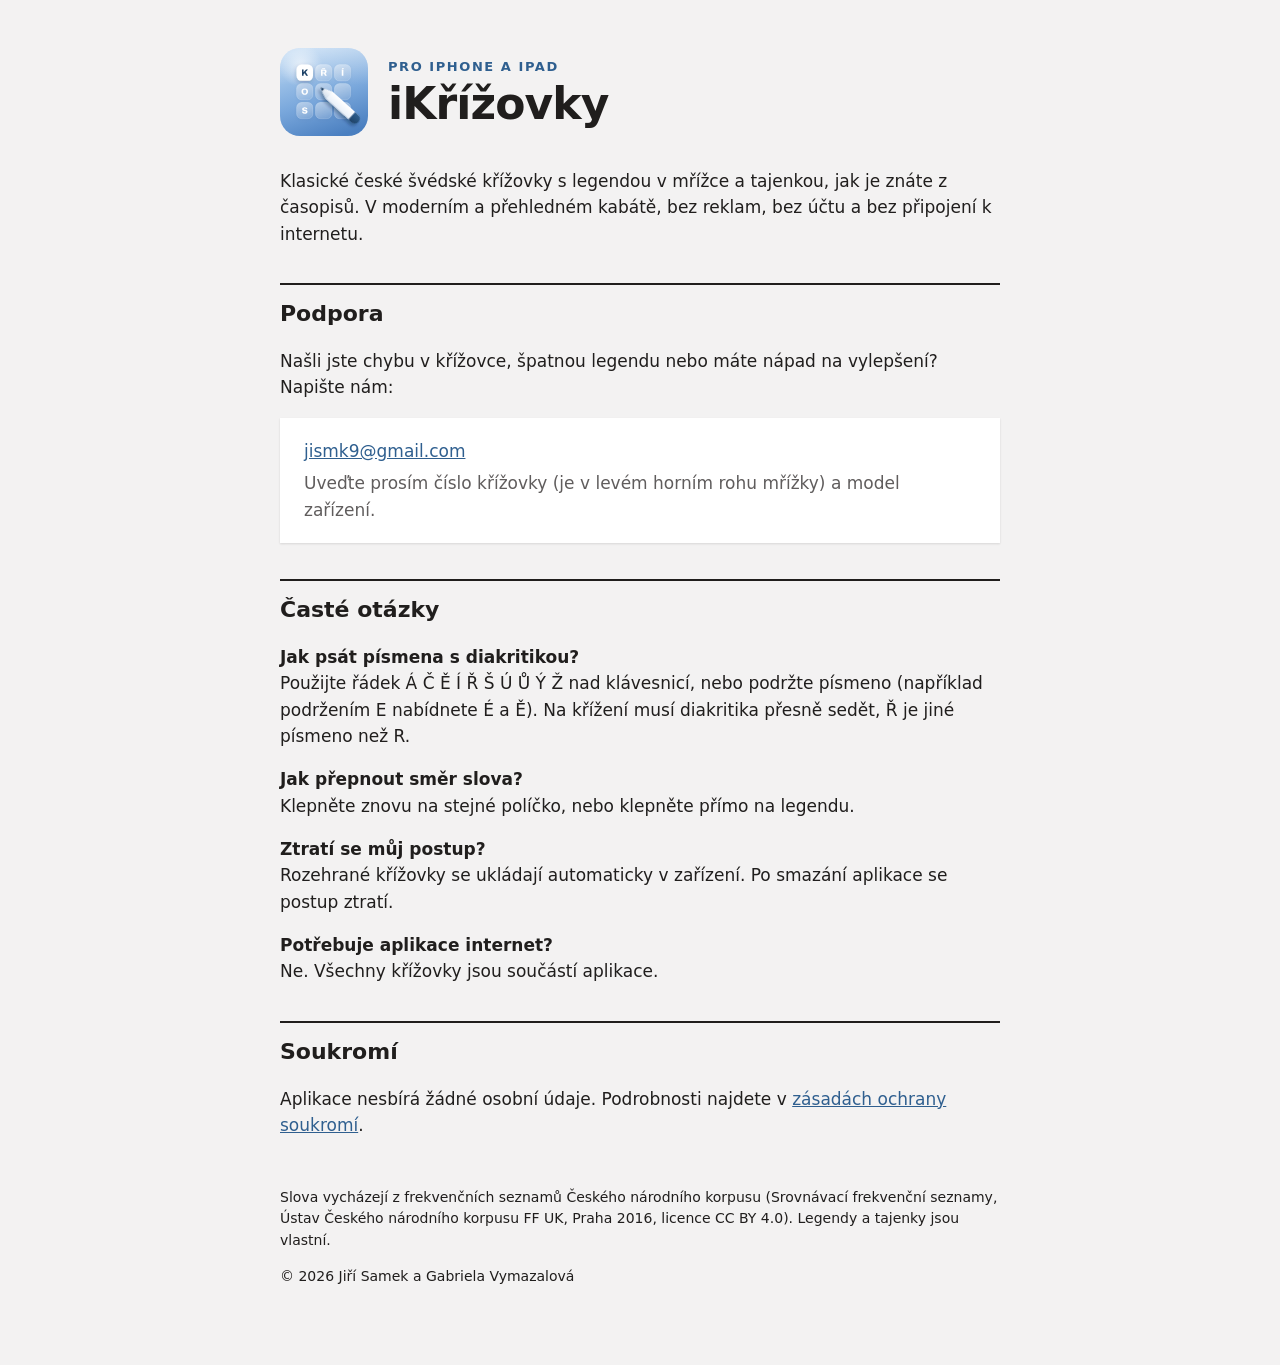
<file: index.html>
<!DOCTYPE html>
<html lang="cs">
<head>
  <meta charset="utf-8">
  <meta name="viewport" content="width=device-width, initial-scale=1">
  <title>iKřížovky: podpora</title>
  <meta name="description" content="iKřížovky: klasické české švédské křížovky s tajenkou pro iPhone a iPad.">
  <link rel="icon" href="ikona.svg" type="image/svg+xml">
  <link rel="stylesheet" href="styl.css">
</head>
<body>
<main>
  <header>
    <img src="ikona.svg" alt="Ikona aplikace iKřížovky">
    <div>
      <p class="kicker">Pro iPhone a iPad</p>
      <h1>iKřížovky</h1>
    </div>
  </header>

  <p>Klasické české švédské křížovky s legendou v mřížce a tajenkou, jak je znáte z časopisů. V moderním a přehledném kabátě, bez reklam, bez účtu a bez připojení k internetu.</p>

  <h2>Podpora</h2>
  <p>Našli jste chybu v křížovce, špatnou legendu nebo máte nápad na vylepšení? Napište nám:</p>
  <div class="card">
    <p style="margin:0"><a href="mailto:jismk9@gmail.com">jismk9@gmail.com</a></p>
    <p class="muted" style="margin:6px 0 0">Uveďte prosím číslo křížovky (je v levém horním rohu mřížky) a model zařízení.</p>
  </div>

  <h2>Časté otázky</h2>
  <p><strong>Jak psát písmena s diakritikou?</strong><br>
  Použijte řádek Á Č Ě Í Ř Š Ú Ů Ý Ž nad klávesnicí, nebo podržte písmeno (například podržením E nabídnete É a Ě). Na křížení musí diakritika přesně sedět, Ř je jiné písmeno než R.</p>
  <p><strong>Jak přepnout směr slova?</strong><br>
  Klepněte znovu na stejné políčko, nebo klepněte přímo na legendu.</p>
  <p><strong>Ztratí se můj postup?</strong><br>
  Rozehrané křížovky se ukládají automaticky v zařízení. Po smazání aplikace se postup ztratí.</p>
  <p><strong>Potřebuje aplikace internet?</strong><br>
  Ne. Všechny křížovky jsou součástí aplikace.</p>

  <h2>Soukromí</h2>
  <p>Aplikace nesbírá žádné osobní údaje. Podrobnosti najdete v <a href="soukromi.html">zásadách ochrany soukromí</a>.</p>

  <footer>
    <p>Slova vycházejí z frekvenčních seznamů Českého národního korpusu (Srovnávací frekvenční seznamy, Ústav Českého národního korpusu FF UK, Praha 2016, licence CC BY 4.0). Legendy a tajenky jsou vlastní.</p>
    <p>© 2026 Jiří Samek a Gabriela Vymazalová</p>
  </footer>
</main>
</body>
</html>
</file>
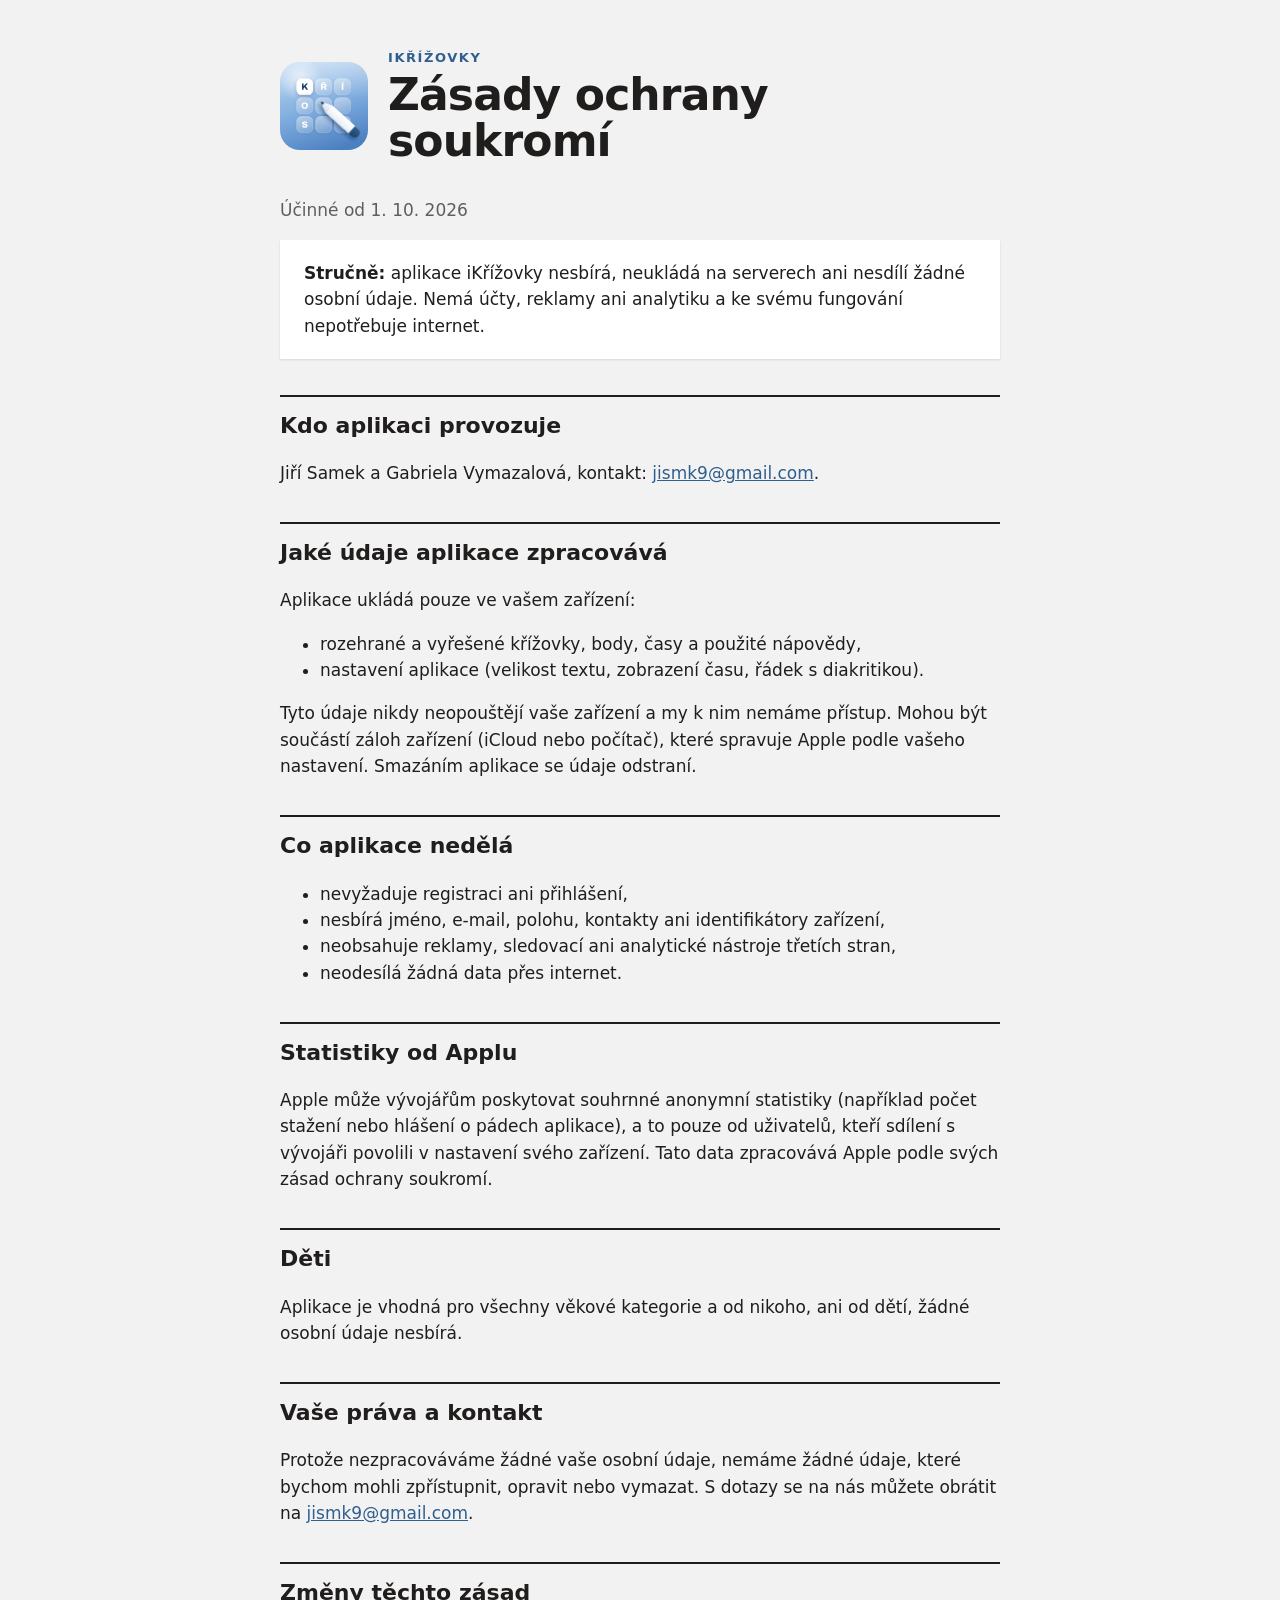
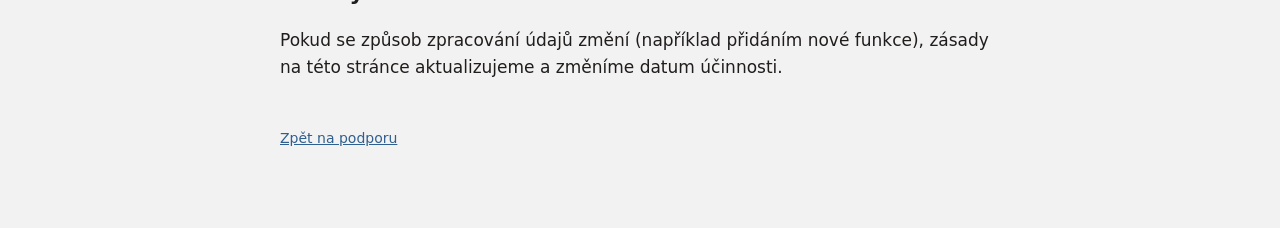
<file: soukromi.html>
<!DOCTYPE html>
<html lang="cs">
<head>
  <meta charset="utf-8">
  <meta name="viewport" content="width=device-width, initial-scale=1">
  <title>iKřížovky: zásady ochrany soukromí</title>
  <link rel="icon" href="ikona.svg" type="image/svg+xml">
  <link rel="stylesheet" href="styl.css">
</head>
<body>
<main>
  <header>
    <img src="ikona.svg" alt="Ikona aplikace iKřížovky">
    <div>
      <p class="kicker">iKřížovky</p>
      <h1>Zásady ochrany soukromí</h1>
    </div>
  </header>

  <p class="muted">Účinné od 1. 10. 2026</p>

  <div class="card">
    <p style="margin:0"><strong>Stručně:</strong> aplikace iKřížovky nesbírá, neukládá na serverech ani nesdílí žádné osobní údaje. Nemá účty, reklamy ani analytiku a ke svému fungování nepotřebuje internet.</p>
  </div>

  <h2>Kdo aplikaci provozuje</h2>
  <p>Jiří Samek a Gabriela Vymazalová, kontakt: <a href="mailto:jismk9@gmail.com">jismk9@gmail.com</a>.</p>

  <h2>Jaké údaje aplikace zpracovává</h2>
  <p>Aplikace ukládá pouze ve vašem zařízení:</p>
  <ul>
    <li>rozehrané a vyřešené křížovky, body, časy a použité nápovědy,</li>
    <li>nastavení aplikace (velikost textu, zobrazení času, řádek s diakritikou).</li>
  </ul>
  <p>Tyto údaje nikdy neopouštějí vaše zařízení a my k nim nemáme přístup. Mohou být součástí záloh zařízení (iCloud nebo počítač), které spravuje Apple podle vašeho nastavení. Smazáním aplikace se údaje odstraní.</p>

  <h2>Co aplikace nedělá</h2>
  <ul>
    <li>nevyžaduje registraci ani přihlášení,</li>
    <li>nesbírá jméno, e‑mail, polohu, kontakty ani identifikátory zařízení,</li>
    <li>neobsahuje reklamy, sledovací ani analytické nástroje třetích stran,</li>
    <li>neodesílá žádná data přes internet.</li>
  </ul>

  <h2>Statistiky od Applu</h2>
  <p>Apple může vývojářům poskytovat souhrnné anonymní statistiky (například počet stažení nebo hlášení o pádech aplikace), a to pouze od uživatelů, kteří sdílení s vývojáři povolili v nastavení svého zařízení. Tato data zpracovává Apple podle svých zásad ochrany soukromí.</p>

  <h2>Děti</h2>
  <p>Aplikace je vhodná pro všechny věkové kategorie a od nikoho, ani od dětí, žádné osobní údaje nesbírá.</p>

  <h2>Vaše práva a kontakt</h2>
  <p>Protože nezpracováváme žádné vaše osobní údaje, nemáme žádné údaje, které bychom mohli zpřístupnit, opravit nebo vymazat. S dotazy se na nás můžete obrátit na <a href="mailto:jismk9@gmail.com">jismk9@gmail.com</a>.</p>

  <h2>Změny těchto zásad</h2>
  <p>Pokud se způsob zpracování údajů změní (například přidáním nové funkce), zásady na této stránce aktualizujeme a změníme datum účinnosti.</p>

  <footer><p><a href="index.html">Zpět na podporu</a></p></footer>
</main>
</body>
</html>
</file>
<file: styl.css>
/* Web iKřížovky: stejný styl jako aplikace (papír, inkoust, pastelová modrá). */
:root {
  --bg: #f3f2f2;
  --card: #ffffff;
  --ink: #201e1d;
  --muted: #605d5d;
  --accent: #9cc3ea;
  --accent-text: #2f5f8f;
  --divider: rgba(32, 30, 29, 0.4);
}
@media (prefers-color-scheme: dark) {
  :root {
    --bg: #161515;
    --card: #201e1e;
    --ink: #f3f2f2;
    --muted: #a8a4a4;
    --accent-text: #9cc3ea;
    --divider: rgba(243, 242, 242, 0.35);
  }
}
* { box-sizing: border-box; }
body {
  margin: 0;
  background: var(--bg);
  color: var(--ink);
  font: 17px/1.55 -apple-system, BlinkMacSystemFont, "Segoe UI", system-ui, sans-serif;
}
main { max-width: 760px; margin: 0 auto; padding: 48px 20px 64px; }
header { display: flex; align-items: center; gap: 20px; margin-bottom: 32px; }
header img { width: 88px; height: 88px; border-radius: 20px; }
.kicker {
  font-size: 13px; font-weight: 600; letter-spacing: 0.12em; text-transform: uppercase;
  color: var(--accent-text); margin: 0;
}
h1 { font-size: 44px; font-weight: 800; letter-spacing: -0.02em; line-height: 1.05; margin: 4px 0 0; }
h2 {
  font-size: 22px; font-weight: 800; margin: 36px 0 10px;
  padding-top: 12px; border-top: 2px solid var(--ink);
}
p, li { color: var(--ink); }
.muted { color: var(--muted); }
a { color: var(--accent-text); }
.button {
  display: inline-block; background: var(--accent); color: #201e1d; font-weight: 800;
  text-decoration: none; padding: 14px 20px; margin-top: 8px;
}
.card { background: var(--card); padding: 20px 24px; box-shadow: 0 1px 2px rgba(45, 43, 43, 0.14); }
footer { margin-top: 48px; font-size: 14px; color: var(--muted); }
</file>
